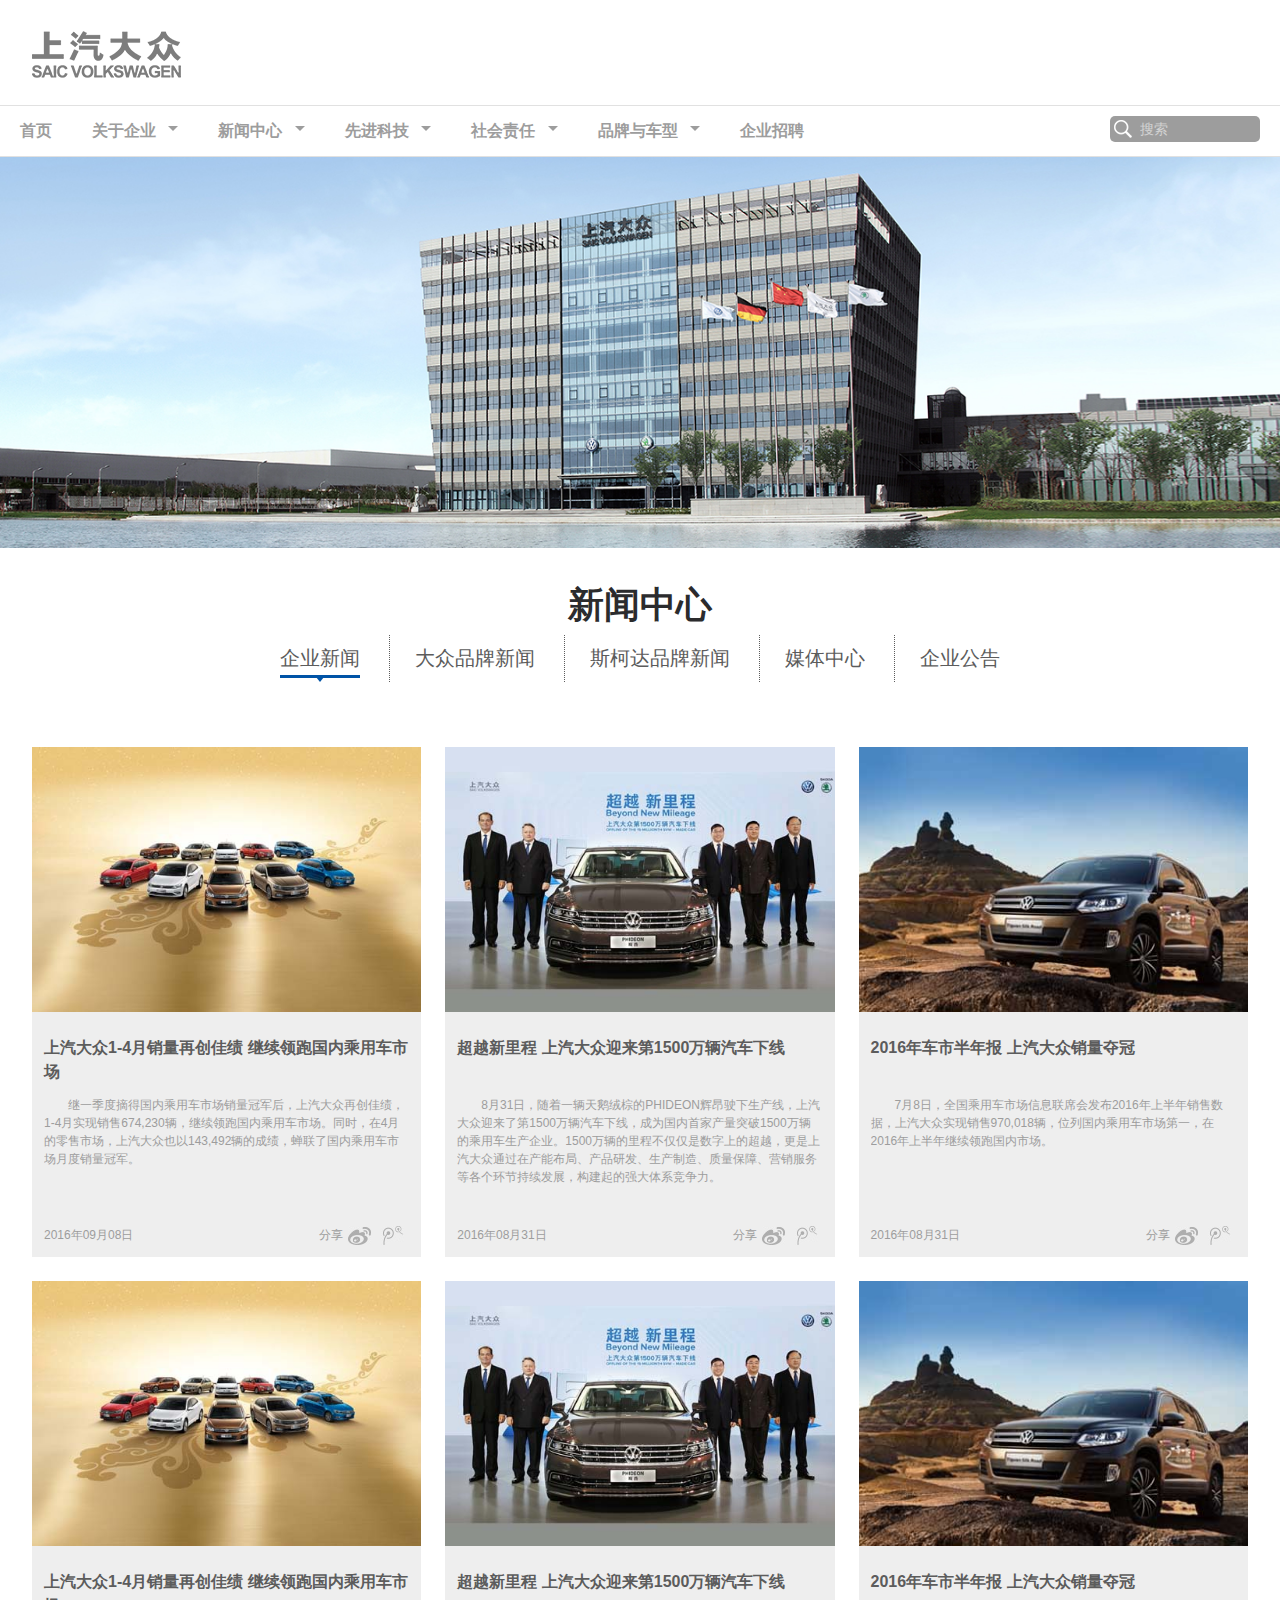
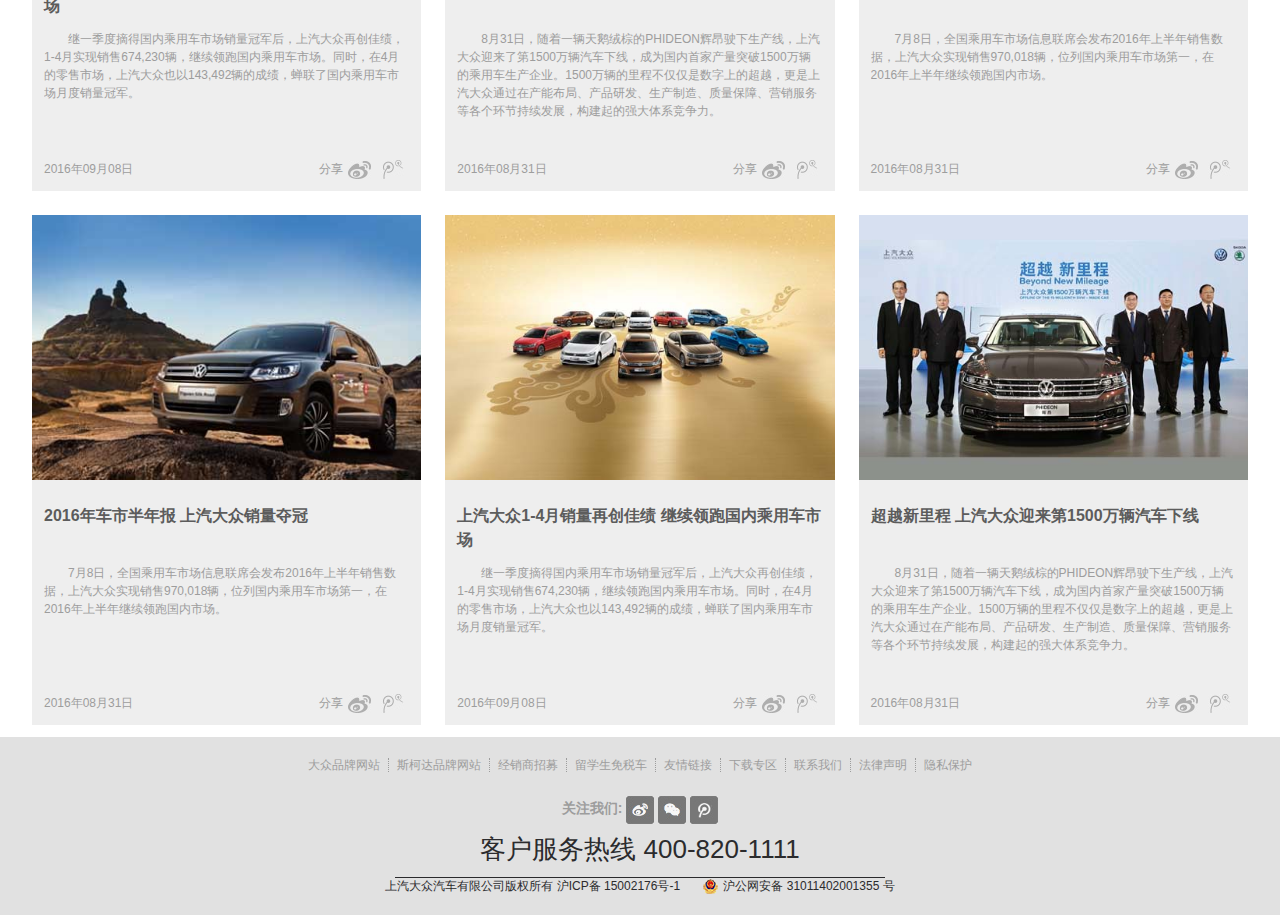
<file: news/company-news.html>
<!DOCTYPE html>
<html lang="en">
<head>
    <meta charset="UTF-8">
    <meta name="keywords" content="大众，上海大众，大众官网，上海大众汽车，上汽集团...">
    <meta name="description" content="欢迎访问上海大众汽车企业官方网站。...">
    <title>仿大众汽车新闻中心</title>
    <link rel="stylesheet" href="../lib/normalize.css">
    <link rel="stylesheet" href="css/newsList.css">
</head>
<body>
<!--header-->
<header class="header">
    <div class="logo">
        <a href="#" target="_self">
            <img src="../images/logo.gif" alt="企业logo">
            <span class="hidden">上海大众</span>
        </a>
    </div>
    <nav class="nav clearfix">
        <ul class="mainnav clearfix">
            <li class="nav-item">
                <a href="#">首页</a>
            </li>
            <li class="nav-item">
                <a href="#">
                    关于企业
                    <b class="sanjiao"></b>
                </a>
                <ul class="subnav">
                    <li><a href="#">企业概述</a></li>
                    <li><a href="#">工厂布局</a></li>
                    <li><a href="#">发展历程</a></li>
                    <li><a href="#">企业年报</a></li>
                    <li><a href="#">企业荣誉</a></li>
                </ul>
            </li>
            <li class="nav-item">
                <a href="dz-brand-news.html">
                    新闻中心
                    <b class="sanjiao"></b>
                </a>
                <ul class="subnav">
                    <li><a href="company-news.html">企业新闻</a></li>
                    <li><a href="dz-brand-news.html">大众品牌新闻</a></li>
                    <li><a href="#">斯柯达品牌新闻</a></li>
                    <li><a href="#">媒体中心</a></li>
                    <li><a href="#">企业公告</a></li>
                </ul>
            </li>
            <li class="nav-item">
                <a href="#">
                    先进科技
                    <b class="sanjiao"></b>
                </a>
                <ul class="subnav">
                    <li><a href="#">尖端科技</a></li>
                    <li><a href="#">安全技术</a></li>
                </ul>
            </li>
            <li class="nav-item">
                <a href="#">
                    社会责任
                    <b class="sanjiao"></b>
                </a>
                <ul class="subnav">
                    <li><a href="#">企业社会责任</a></li>
                    <li><a href="#">企业社会责任报告</a></li>
                </ul>
            </li>
            <li class="nav-item">
                <a href="#">
                    品牌与车型
                    <b class="sanjiao"></b>
                </a>
                <ul class="subnav">
                    <li><a href="#">大众品牌车型</a></li>
                    <li><a href="#">斯柯达品牌车型</a></li>
                </ul>
            </li>
            <li class="nav-item">
                <a href="#">企业招聘</a>
            </li>
        </ul>
        <div class="search">
            <input type="search" placeholder="搜索">
        </div>
    </nav>
</header>
<!--/header-->
<!--news-->
<section class="news">
    <!--顶部大图片-->
    <div class="news-pic">
        <img src="../images/ccvw_news_all_kv.jpg" alt="">
    </div>
    <!--标题-->
    <h1>新闻中心</h1>
    <nav class="news-menu">
        <ul class="clearfix">
            <li class="active"><a href="#">企业新闻</a></li>
            <li><a href="#">大众品牌新闻</a></li>
            <li><a href="#">斯柯达品牌新闻</a></li>
            <li><a href="#">媒体中心</a></li>
            <li><a href="#">企业公告</a></li>
        </ul>
    </nav>
    <div class="news-con clearfix"></div>
</section>
<!--news-->
<!--footer-->
<footer class="footer">
    <!--底部链接-->
    <div class="footer_nav">
        <ul>
            <li><a href="#">大众品牌网站</a></li>
            <li><a href="#">斯柯达品牌网站</a></li>
            <li><a href="#">经销商招募</a></li>
            <li><a href="#">留学生免税车</a></li>
            <li><a href="#">友情链接</a></li>
            <li><a href="#">下载专区</a></li>
            <li><a href="#">联系我们</a></li>
            <li><a href="#">法律声明</a></li>
            <li><a href="#">隐私保护</a></li>
        </ul>
    </div>
    <!--关注我们-->
    <div class="noticeUs">
        <span>关注我们:</span>
        <a href="#"><img src="../images/xinlangweibo.gif" alt=""></a>
        <a href="#">
            <img src="../images/weixin.gif" alt="">
            <img src="../images/img_weixin.jpg" alt="" class="img_weixin">
        </a>
        <a href="#"><img src="../images/qqweibo.gif" alt=""></a>
    </div>
    <!--联系电话-->
    <div class="phone">
        <a href="#">客户服务热线 400-820-1111</a>
    </div>
    <!--版权-->
    <div class="copyright">
        <span>上汽大众汽车有限公司版权所有 沪ICP备 15002176号-1</span>
        <a href="#" class="copyright_right">沪公网安备 31011402001355 号</a>
    </div>
</footer>
<!--/footer-->
<!--其他独立的结构-->
<div class="others">
    <!--backTop-->
    <div class="backTop" id="backTop">
        <img src="../images/backTop.gif" alt="">
    </div>
</div>
<!--/其他独立的结构-->
</body>
</html>

<script type="text/javascript" src="../lib/jquery/jquery.min.js"></script>
<script type="text/javascript" src="../lib/base.js"></script>
<script type="text/javascript" src="js/news_list.js"></script>
<script type="text/javascript" src="js/company_news.js"></script>
</file>
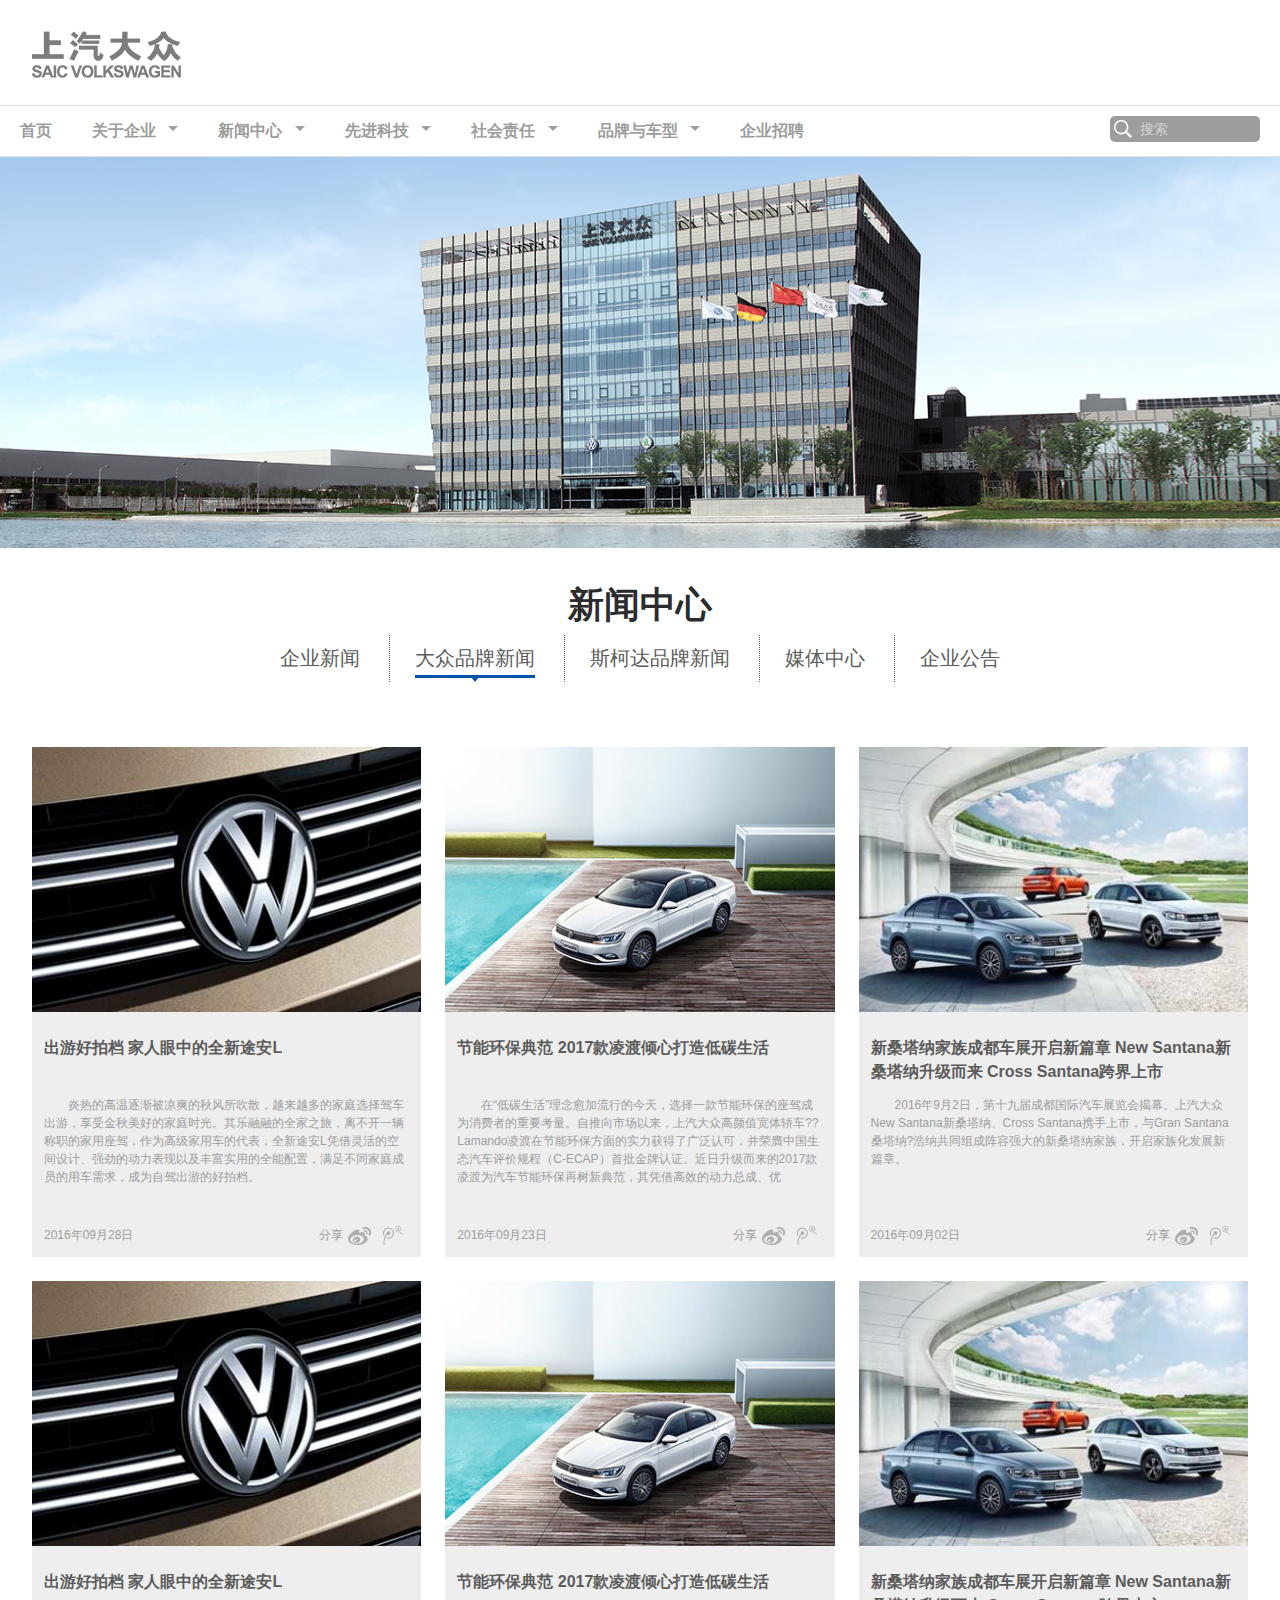
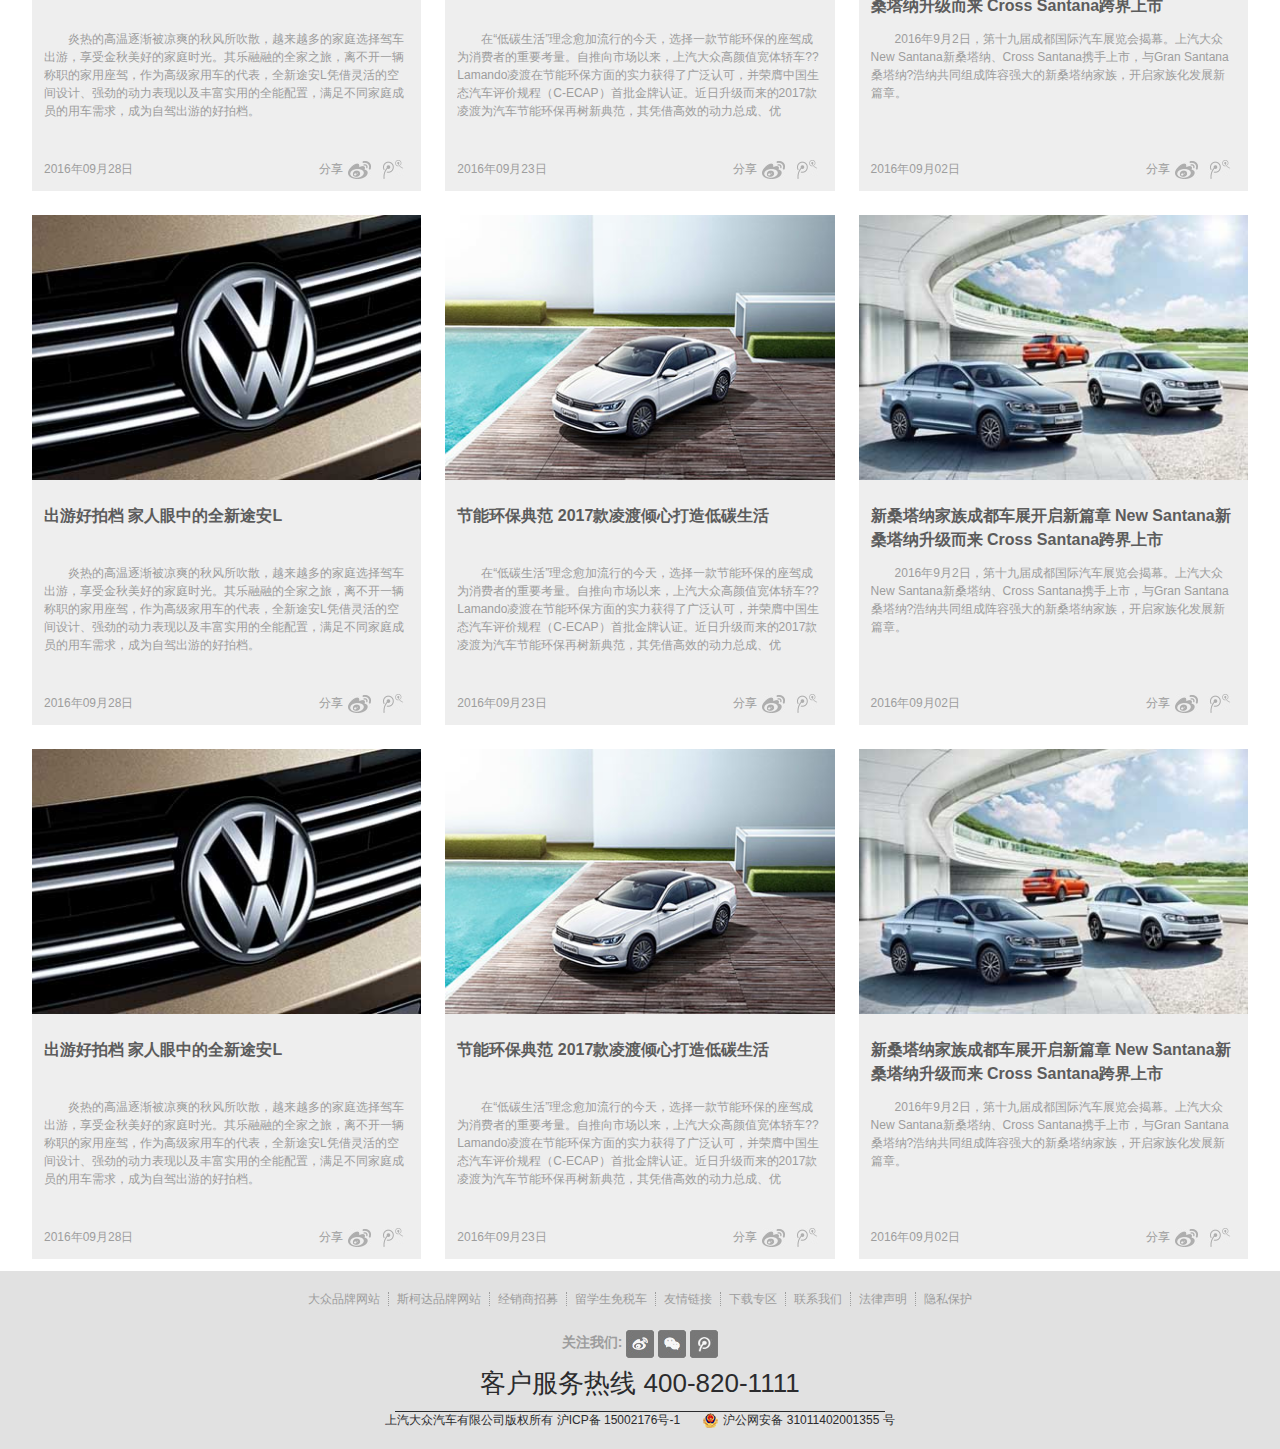
<file: news/dz-brand-news.html>
<!DOCTYPE html>
<html lang="en">
<head>
    <meta charset="UTF-8">
    <meta name="keywords" content="大众，上海大众，大众官网，上海大众汽车，上汽集团...">
    <meta name="description" content="欢迎访问上海大众汽车企业官方网站。...">
    <title>仿大众汽车新闻中心</title>
    <link rel="stylesheet" href="../lib/normalize.css">
    <link rel="stylesheet" href="css/newsList.css">
</head>
<body>
<!--header-->
<header class="header">
    <div class="logo">
        <a href="#" target="_self">
            <img src="../images/logo.gif" alt="企业logo">
            <span class="hidden">上海大众</span>
        </a>
    </div>
    <nav class="nav clearfix">
        <ul class="mainnav clearfix">
            <li class="nav-item">
                <a href="#">首页</a>
            </li>
            <li class="nav-item">
                <a href="#">
                    关于企业
                    <b class="sanjiao"></b>
                </a>
                <ul class="subnav">
                    <li><a href="#">企业概述</a></li>
                    <li><a href="#">工厂布局</a></li>
                    <li><a href="#">发展历程</a></li>
                    <li><a href="#">企业年报</a></li>
                    <li><a href="#">企业荣誉</a></li>
                </ul>
            </li>
            <li class="nav-item">
                <a href="company-news.html">
                    新闻中心
                    <b class="sanjiao"></b>
                </a>
                <ul class="subnav">
                    <li><a href="company-news.html">企业新闻</a></li>
                    <li><a href="dz-brand-news.html">大众品牌新闻</a></li>
                    <li><a href="#">斯柯达品牌新闻</a></li>
                    <li><a href="#">媒体中心</a></li>
                    <li><a href="#">企业公告</a></li>
                </ul>
            </li>
            <li class="nav-item">
                <a href="#">
                    先进科技
                    <b class="sanjiao"></b>
                </a>
                <ul class="subnav">
                    <li><a href="#">尖端科技</a></li>
                    <li><a href="#">安全技术</a></li>
                </ul>
            </li>
            <li class="nav-item">
                <a href="#">
                    社会责任
                    <b class="sanjiao"></b>
                </a>
                <ul class="subnav">
                    <li><a href="#">企业社会责任</a></li>
                    <li><a href="#">企业社会责任报告</a></li>
                </ul>
            </li>
            <li class="nav-item">
                <a href="#">
                    品牌与车型
                    <b class="sanjiao"></b>
                </a>
                <ul class="subnav">
                    <li><a href="#">大众品牌车型</a></li>
                    <li><a href="#">斯柯达品牌车型</a></li>
                </ul>
            </li>
            <li class="nav-item">
                <a href="#">企业招聘</a>
            </li>
        </ul>
        <div class="search">
            <input type="search" placeholder="搜索">
        </div>
    </nav>
</header>
<!--/header-->
<!--news-->
<section class="news">
    <!--顶部大图片-->
    <div class="news-pic">
        <img src="../images/ccvw_news_all_kv.jpg" alt="">
    </div>
    <!--标题-->
    <h1>新闻中心</h1>
    <nav class="news-menu">
        <ul class="clearfix">
            <li><a href="#">企业新闻</a></li>
            <li class="active"><a href="#">大众品牌新闻</a></li>
            <li><a href="#">斯柯达品牌新闻</a></li>
            <li><a href="#">媒体中心</a></li>
            <li><a href="#">企业公告</a></li>
        </ul>
    </nav>
    <div class="news-con clearfix"></div>
</section>
<!--news-->
<!--footer-->
<footer class="footer">
    <!--底部链接-->
    <div class="footer_nav">
        <ul>
            <li><a href="#">大众品牌网站</a></li>
            <li><a href="#">斯柯达品牌网站</a></li>
            <li><a href="#">经销商招募</a></li>
            <li><a href="#">留学生免税车</a></li>
            <li><a href="#">友情链接</a></li>
            <li><a href="#">下载专区</a></li>
            <li><a href="#">联系我们</a></li>
            <li><a href="#">法律声明</a></li>
            <li><a href="#">隐私保护</a></li>
        </ul>
    </div>
    <!--关注我们-->
    <div class="noticeUs">
        <span>关注我们:</span>
        <a href="#"><img src="../images/xinlangweibo.gif" alt=""></a>
        <a href="#">
            <img src="../images/weixin.gif" alt="">
            <img src="../images/img_weixin.jpg" alt="" class="img_weixin">
        </a>
        <a href="#"><img src="../images/qqweibo.gif" alt=""></a>
    </div>
    <!--联系电话-->
    <div class="phone">
        <a href="#">客户服务热线 400-820-1111</a>
    </div>
    <!--版权-->
    <div class="copyright">
        <span>上汽大众汽车有限公司版权所有 沪ICP备 15002176号-1</span>
        <a href="#" class="copyright_right">沪公网安备 31011402001355 号</a>
    </div>
</footer>
<!--/footer-->
<!--其他独立的结构-->
<div class="others">
    <!--backTop-->
    <div class="backTop" id="backTop">
        <img src="../images/backTop.gif" alt="">
    </div>
</div>
<!--/其他独立的结构-->
</body>
</html>

<script type="text/javascript" src="../lib/jquery/jquery.min.js"></script>
<script type="text/javascript" src="../lib/base.js"></script>
<script type="text/javascript" src="js/news_list.js"></script>
<script type="text/javascript" src="js/dz_brand_news.js"></script>
</file>
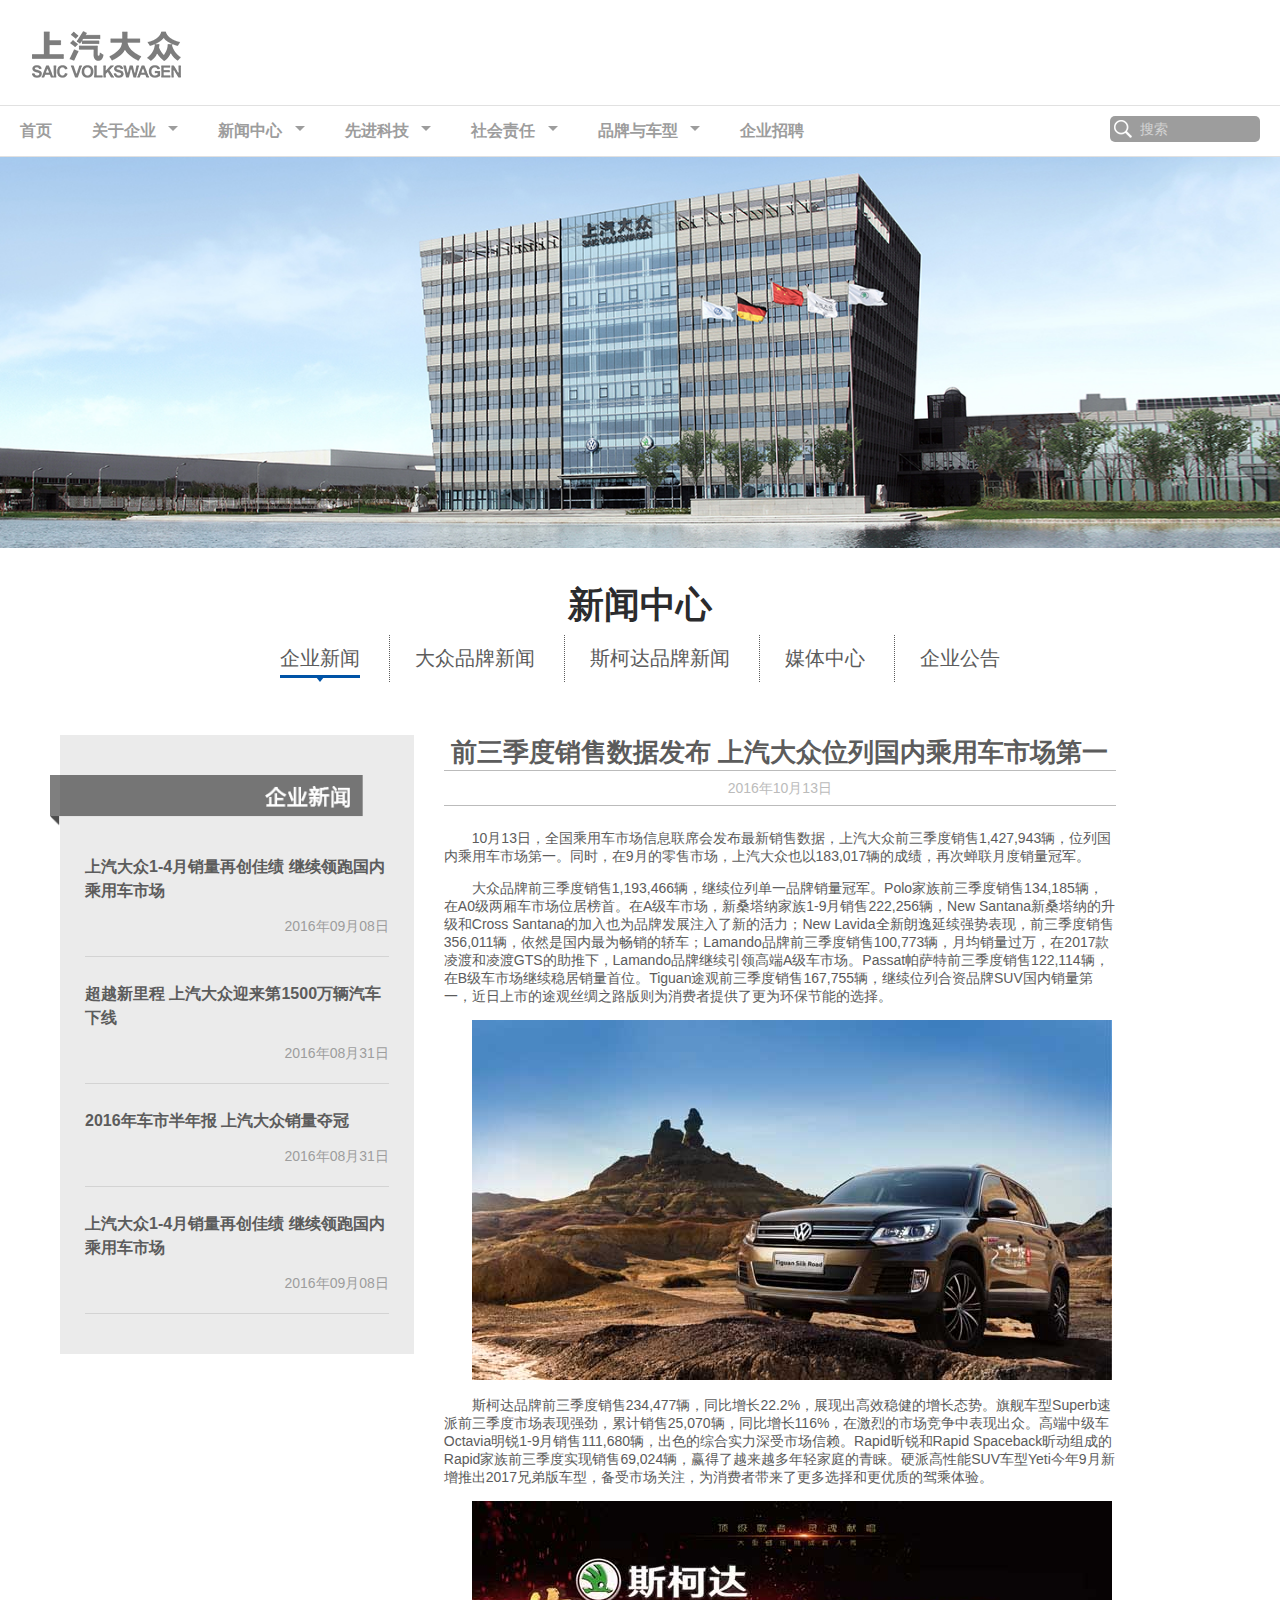
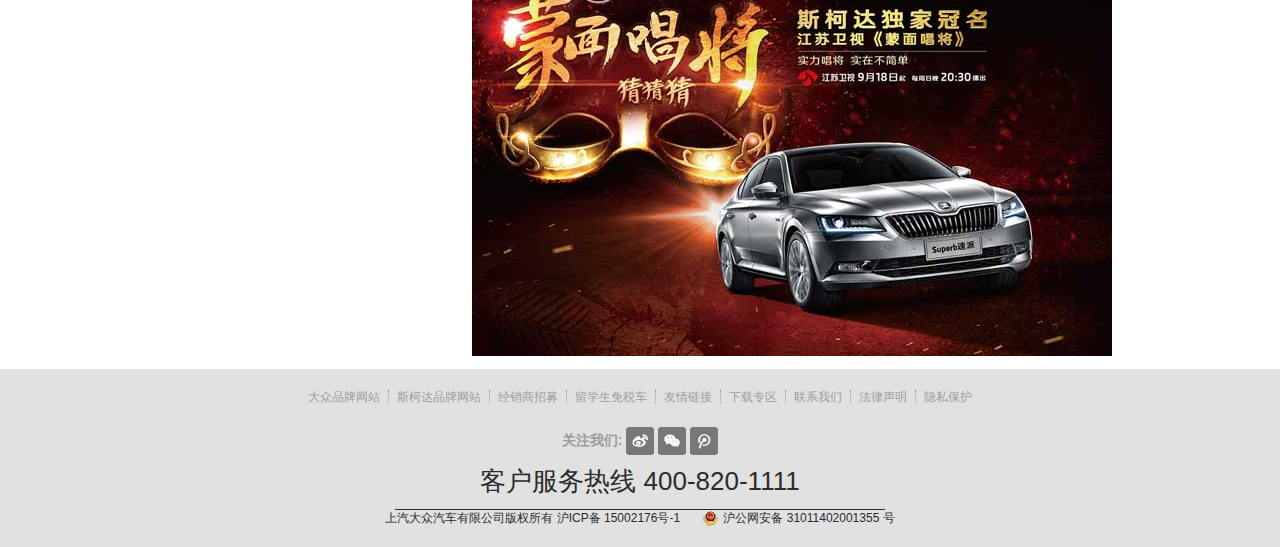
<file: news/news-detail.html>
<!DOCTYPE html>
<html lang="en">
<head>
    <meta charset="UTF-8">
    <meta name="keywords" content="大众，上海大众，大众官网，上海大众汽车，上汽集团...">
    <meta name="description" content="欢迎访问上海大众汽车企业官方网站。...">
    <title>仿大众汽车新闻中心</title>
    <link rel="stylesheet" href="../lib/normalize.css">
    <link rel="stylesheet" href="css/newsDetail.css">
</head>
<body>
<!--header-->
<header class="header">
    <div class="logo">
        <a href="#" target="_self">
            <img src="../images/logo.gif" alt="企业logo">
            <span class="hidden">上海大众</span>
        </a>
    </div>
    <nav class="nav clearfix">
        <ul class="mainnav clearfix">
            <li class="nav-item">
                <a href="#">首页</a>
            </li>
            <li class="nav-item">
                <a href="#">
                    关于企业
                    <b class="sanjiao"></b>
                </a>
                <ul class="subnav">
                    <li><a href="#">企业概述</a></li>
                    <li><a href="#">工厂布局</a></li>
                    <li><a href="#">发展历程</a></li>
                    <li><a href="#">企业年报</a></li>
                    <li><a href="#">企业荣誉</a></li>
                </ul>
            </li>
            <li class="nav-item">
                <a href="#">
                    新闻中心
                    <b class="sanjiao"></b>
                </a>
                <ul class="subnav">
                    <li><a href="#">企业新闻</a></li>
                    <li><a href="#">大众品牌新闻</a></li>
                    <li><a href="#">斯柯达品牌新闻</a></li>
                    <li><a href="#">媒体中心</a></li>
                    <li><a href="#">企业公告</a></li>
                </ul>
            </li>
            <li class="nav-item">
                <a href="#">
                    先进科技
                    <b class="sanjiao"></b>
                </a>
                <ul class="subnav">
                    <li><a href="#">尖端科技</a></li>
                    <li><a href="#">安全技术</a></li>
                </ul>
            </li>
            <li class="nav-item">
                <a href="#">
                    社会责任
                    <b class="sanjiao"></b>
                </a>
                <ul class="subnav">
                    <li><a href="#">企业社会责任</a></li>
                    <li><a href="#">企业社会责任报告</a></li>
                </ul>
            </li>
            <li class="nav-item">
                <a href="#">
                    品牌与车型
                    <b class="sanjiao"></b>
                </a>
                <ul class="subnav">
                    <li><a href="#">大众品牌车型</a></li>
                    <li><a href="#">斯柯达品牌车型</a></li>
                </ul>
            </li>
            <li class="nav-item">
                <a href="#">企业招聘</a>
            </li>
        </ul>
        <div class="search">
            <input type="search" placeholder="搜索">
        </div>
    </nav>
</header>
<!--/header-->
<!--news-->
<section class="news">
    <!--顶部大图片-->
    <div class="news-pic">
        <img src="../images/ccvw_news_all_kv.jpg" alt="">
    </div>
    <!--标题-->
    <h1>新闻中心</h1>
    <!--新闻菜单-->
    <nav class="news-menu">
        <ul class="clearfix">
            <li class="active"><a href="#">企业新闻</a></li>
            <li><a href="#">大众品牌新闻</a></li>
            <li><a href="#">斯柯达品牌新闻</a></li>
            <li><a href="#">媒体中心</a></li>
            <li><a href="#">企业公告</a></li>
        </ul>
    </nav>
    <!--内容-->
    <div class="news-detail clearfix">
        <aside class="news-recommend">
            <div class="news-recommend-title">
                <img src="../images/top5_co_title.png" alt="">
            </div>
            <ul class="news-recommend-con">
                <li class="news-recommend-list">
                    <div class="news-list-con">
                        <a href="#">前三季度销售数据发布 上汽大众位列国内乘用车市场第一</a>
                    </div>
                    <div class="news-recommend-date">
                        <span>2016年10月13日</span>
                    </div>
                </li>
            </ul>
        </aside>
        <div class="news-main">
            <div class="news-main-title">前三季度销售数据发布 上汽大众位列国内乘用车市场第一</div>
            <div class="news-main-date">2016年10月13日</div>
            <div class="news-main-con">
                <p>
                    10月13日，全国乘用车市场信息联席会发布最新销售数据，上汽大众前三季度销售1,427,943辆，位列国内乘用车市场第一。同时，在9月的零售市场，上汽大众也以183,017辆的成绩，再次蝉联月度销量冠军。</p>
                <p> 大众品牌前三季度销售1,193,466辆，继续位列单一品牌销量冠军。Polo家族前三季度销售134,185辆，在A0级两厢车市场位居榜首。在A级车市场，新桑塔纳家族1-9月销售222,256辆，New
                    Santana新桑塔纳的升级和Cross Santana的加入也为品牌发展注入了新的活力；New
                    Lavida全新朗逸延续强势表现，前三季度销售356,011辆，依然是国内最为畅销的轿车；Lamando品牌前三季度销售100,773辆，月均销量过万，在2017款凌渡和凌渡GTS的助推下，Lamando品牌继续引领高端A级车市场。Passat帕萨特前三季度销售122,114辆，在B级车市场继续稳居销量首位。Tiguan途观前三季度销售167,755辆，继续位列合资品牌SUV国内销量第一，近日上市的途观丝绸之路版则为消费者提供了更为环保节能的选择。</p>
                <div>
                    <img src="../images/20161013050826283.jpg" alt="">
                </div>
                <p>
                    斯柯达品牌前三季度销售234,477辆，同比增长22.2%，展现出高效稳健的增长态势。旗舰车型Superb速派前三季度市场表现强劲，累计销售25,070辆，同比增长116%，在激烈的市场竞争中表现出众。高端中级车Octavia明锐1-9月销售111,680辆，出色的综合实力深受市场信赖。Rapid昕锐和Rapid
                    Spaceback昕动组成的Rapid家族前三季度实现销售69,024辆，赢得了越来越多年轻家庭的青睐。硬派高性能SUV车型Yeti今年9月新增推出2017兄弟版车型，备受市场关注，为消费者带来了更多选择和更优质的驾乘体验。 </p>
                <div>
                    <img src="../images/20161013050857989.jpg" alt="">
                </div>
            </div>
        </div>
    </div>

</section>
<!--news-->
<!--footer-->
<footer class="footer">
    <!--底部链接-->
    <div class="footer_nav">
        <ul>
            <li><a href="#">大众品牌网站</a></li>
            <li><a href="#">斯柯达品牌网站</a></li>
            <li><a href="#">经销商招募</a></li>
            <li><a href="#">留学生免税车</a></li>
            <li><a href="#">友情链接</a></li>
            <li><a href="#">下载专区</a></li>
            <li><a href="#">联系我们</a></li>
            <li><a href="#">法律声明</a></li>
            <li><a href="#">隐私保护</a></li>
        </ul>
    </div>
    <!--关注我们-->
    <div class="noticeUs">
        <span>关注我们:</span>
        <a href="#"><img src="../images/xinlangweibo.gif" alt=""></a>
        <a href="#">
            <img src="../images/weixin.gif" alt="">
            <img src="../images/img_weixin.jpg" alt="" class="img_weixin">
        </a>
        <a href="#"><img src="../images/qqweibo.gif" alt=""></a>
    </div>
    <!--联系电话-->
    <div class="phone">
        <a href="#">客户服务热线 400-820-1111</a>
    </div>
    <!--版权-->
    <div class="copyright">
        <span>上汽大众汽车有限公司版权所有 沪ICP备 15002176号-1</span>
        <a href="#" class="copyright_right">沪公网安备 31011402001355 号</a>
    </div>
</footer>
<!--/footer-->
<!--其他独立的结构-->
<div class="others">
    <!--backTop-->
    <div class="backTop" id="backTop">
        <img src="../images/backTop.gif" alt="">
    </div>
</div>
<!--/其他独立的结构-->
</body>
</html>
<!--JS文件-->
<script type="text/javascript" src="../lib/jquery/jquery.min.js"></script>
<script type="text/javascript" src="../lib/base.js"></script>
<script type="text/javascript" src="js/news_detail.js"></script>
</file>
<file: news/css/newsList.css>
*,
::before,
::after {
  box-sizing: border-box;
}
body {
  background-color: #ffffff;
  color: #2b2b2d;
  font-size: 14px;
  font-family: microsoft yahei, Arial, sans-serif;
}
a {
  text-decoration: none;
  color: #2b2b2d;
}
ul {
  list-style: none;
  padding: 0;
  margin: 0;
}
.clearfix::before,
.clearfix::after {
  content: "";
  display: block;
  clear: both;
  visibility: hidden;
  line-height: 0;
  height: 0;
  font-size: 0;
}
.hidden {
  display: none;
}
.header .logo {
  height: 106px;
  border-bottom: 1px solid #e1e1e1;
  padding-left: 30px;
  padding-top: 30px;
}
.header .logo a {
  display: block;
  font-size: 0;
}
.header .nav {
  border-bottom: 1px solid #e1e1e1;
}
.header .nav .mainnav {
  float: left;
}
.header .nav .mainnav .nav-item {
  float: left;
  position: relative;
}
.header .nav .mainnav .nav-item > a {
  display: block;
  font-size: 16px;
  color: #9d9d9d;
  font-weight: bold;
  position: relative;
  height: 50px;
  line-height: 50px;
  padding: 0 20px;
}
.header .nav .mainnav .nav-item > a .sanjiao {
  display: inline-block;
  margin-left: 8px;
  border: 5px solid #ffffff;
  border-top-color: #9d9d9d;
  position: relative;
}
.header .nav .mainnav .nav-item > a:hover .sanjiao {
  border-bottom-color: #9d9d9d;
  border-top-color: #ffffff;
  top: -5px;
}
.header .nav .mainnav .nav-item .subnav {
  display: none;
  position: absolute;
  top: 100%;
  left: 0;
  z-index: 999;
  border: 1px solid #9d9d9d;
  border-radius: 5px;
  background-color: #ffffff;
  padding: 10px;
}
.header .nav .mainnav .nav-item .subnav li a {
  display: block;
  min-width: 120px;
  color: #9d9d9d;
  font-size: 16px;
  height: 30px;
  line-height: 30px;
}
.header .nav .mainnav .nav-item .subnav li a:hover {
  color: #2b2b2d;
}
.header .nav .mainnav .nav-item:hover .subnav {
  display: block;
}
.header .nav .search {
  float: right;
  margin-right: 20px;
  margin-top: 10px;
  position: relative;
}
.header .nav .search input {
  border: none;
  background-color: #9d9d9d;
  border-radius: 5px;
  height: 26px;
  width: 150px;
  color: #ffffff;
  font-size: 14px;
  font-weight: normal;
  padding-left: 30px;
}
.header .nav .search::before {
  content: '';
  position: absolute;
  width: 18px;
  height: 18px;
  background: url('../../images/search.png');
  top: 4px;
  left: 4px;
}
.footer {
  background-color: #e1e1e1;
  text-align: center;
  padding: 20px 0;
}
.footer .footer_nav {
  font-size: 0;
  margin-bottom: 20px;
}
.footer .footer_nav li {
  display: inline;
  font-size: 12px;
}
.footer .footer_nav li a {
  padding: 0 8px;
  color: #9d9d9d;
}
.footer .footer_nav li + li {
  border-left: 1px dotted #9d9d9d;
}
.footer .noticeUs {
  font-weight: bold;
  height: 28px;
  line-height: 28px;
  color: #9d9d9d;
}
.footer .noticeUs a {
  position: relative;
}
.footer .noticeUs a img {
  vertical-align: middle;
}
.footer .noticeUs a .img_weixin {
  position: absolute;
  top: -210px;
  left: -90px;
  z-index: 999;
  display: none;
}
.footer .noticeUs a:hover .img_weixin {
  display: block;
}
.footer .phone {
  font-size: 26px;
}
.footer .phone a {
  display: inline-block;
  border-bottom: 1px solid #2b2b2d;
  color: #2b2b2d;
  padding: 10px 85px;
}
.footer .copyright {
  font-size: 12px;
}
.footer .copyright .copyright_right {
  margin-left: 20px;
  padding-left: 20px;
  position: relative;
}
.footer .copyright .copyright_right::before {
  content: '';
  display: block;
  width: 15px;
  height: 15px;
  background: url("../../images/ba_icon.png");
  position: absolute;
  top: 0;
  left: 0;
}
body {
  position: relative;
}
.others .backTop {
  position: fixed;
  bottom: 100px;
  right: 50px;
  display: none;
}
.others .backTop img {
  display: block;
  cursor: pointer;
}
.news .news-pic {
  margin-bottom: 30px;
}
.news .news-pic img {
  width: 100%;
}
.news h1 {
  text-align: center;
  margin: 0;
  font-size: 36px;
  margin-bottom: 5px;
}
.news .news-menu {
  text-align: center;
  margin-bottom: 50px;
}
.news .news-menu li {
  display: inline-block;
  padding: 0 25px;
}
.news .news-menu li + li {
  border-left: 1px dotted #5c5c5c;
}
.news .news-menu li a {
  display: block;
  font-size: 20px;
  padding: 10px 0;
  color: #5c5c5c;
  position: relative;
  overflow: hidden;
}
.news .news-menu li a::before {
  content: '';
  position: absolute;
  width: 300px;
  height: 7px;
  background: url('../../images/bg_menu.png');
  bottom: 0;
  left: -150px;
  margin-left: 50%;
  display: none;
}
.news .news-menu li a:hover {
  color: #0053a6;
}
.news .news-menu li.active a::before {
  display: block;
}
.news-con {
  padding: 0 20px;
}
.news-con .news-list {
  background-color: #eeeeee;
  width: 33.33%;
  float: left;
  padding: 12px;
  background-clip: content-box;
}
.news-con .news-list .news-img img {
  display: block;
  width: 100%;
}
.news-con .news-list .news-message {
  padding: 12px;
  color: #9d9d9d;
  font-size: 12px;
  line-height: 18px;
}
.news-con .news-list .news-message .news-list-title {
  height: 48px;
  line-height: 24px;
  margin: 12px 0;
}
.news-con .news-list .news-message .news-list-title a {
  display: block;
  color: #5c5c5c;
  font-weight: bold;
  font-size: 16px;
}
.news-con .news-list .news-message .news-list-text {
  height: 90px;
  text-indent: 2em;
  margin-bottom: 40px;
  overflow: hidden;
}
.news-con .news-list .news-message .news-list-text p {
  margin: 0;
}
.news-con .news-list .news-message .news-list-bottom .news-list-share {
  float: right;
}
.news-con .news-list .news-message .news-list-bottom .news-list-share a {
  display: inline-block;
  padding: 0 5px;
}
.news-con .news-list .news-message .news-list-bottom .news-list-share img {
  vertical-align: middle;
}
</file>
<file: news/css/newsDetail.css>
*,
::before,
::after {
  box-sizing: border-box;
}
body {
  background-color: #ffffff;
  color: #2b2b2d;
  font-size: 14px;
  font-family: microsoft yahei, Arial, sans-serif;
}
a {
  text-decoration: none;
  color: #2b2b2d;
}
ul {
  list-style: none;
  padding: 0;
  margin: 0;
}
.clearfix::before,
.clearfix::after {
  content: "";
  display: block;
  clear: both;
  visibility: hidden;
  line-height: 0;
  height: 0;
  font-size: 0;
}
.hidden {
  display: none;
}
.header .logo {
  height: 106px;
  border-bottom: 1px solid #e1e1e1;
  padding-left: 30px;
  padding-top: 30px;
}
.header .logo a {
  display: block;
  font-size: 0;
}
.header .nav {
  border-bottom: 1px solid #e1e1e1;
}
.header .nav .mainnav {
  float: left;
}
.header .nav .mainnav .nav-item {
  float: left;
  position: relative;
}
.header .nav .mainnav .nav-item > a {
  display: block;
  font-size: 16px;
  color: #9d9d9d;
  font-weight: bold;
  position: relative;
  height: 50px;
  line-height: 50px;
  padding: 0 20px;
}
.header .nav .mainnav .nav-item > a .sanjiao {
  display: inline-block;
  margin-left: 8px;
  border: 5px solid #ffffff;
  border-top-color: #9d9d9d;
  position: relative;
}
.header .nav .mainnav .nav-item > a:hover .sanjiao {
  border-bottom-color: #9d9d9d;
  border-top-color: #ffffff;
  top: -5px;
}
.header .nav .mainnav .nav-item .subnav {
  display: none;
  position: absolute;
  top: 100%;
  left: 0;
  z-index: 999;
  border: 1px solid #9d9d9d;
  border-radius: 5px;
  background-color: #ffffff;
  padding: 10px;
}
.header .nav .mainnav .nav-item .subnav li a {
  display: block;
  min-width: 120px;
  color: #9d9d9d;
  font-size: 16px;
  height: 30px;
  line-height: 30px;
}
.header .nav .mainnav .nav-item .subnav li a:hover {
  color: #2b2b2d;
}
.header .nav .mainnav .nav-item:hover .subnav {
  display: block;
}
.header .nav .search {
  float: right;
  margin-right: 20px;
  margin-top: 10px;
  position: relative;
}
.header .nav .search input {
  border: none;
  background-color: #9d9d9d;
  border-radius: 5px;
  height: 26px;
  width: 150px;
  color: #ffffff;
  font-size: 14px;
  font-weight: normal;
  padding-left: 30px;
}
.header .nav .search::before {
  content: '';
  position: absolute;
  width: 18px;
  height: 18px;
  background: url('../../images/search.png');
  top: 4px;
  left: 4px;
}
.footer {
  background-color: #e1e1e1;
  text-align: center;
  padding: 20px 0;
}
.footer .footer_nav {
  font-size: 0;
  margin-bottom: 20px;
}
.footer .footer_nav li {
  display: inline;
  font-size: 12px;
}
.footer .footer_nav li a {
  padding: 0 8px;
  color: #9d9d9d;
}
.footer .footer_nav li + li {
  border-left: 1px dotted #9d9d9d;
}
.footer .noticeUs {
  font-weight: bold;
  height: 28px;
  line-height: 28px;
  color: #9d9d9d;
}
.footer .noticeUs a {
  position: relative;
}
.footer .noticeUs a img {
  vertical-align: middle;
}
.footer .noticeUs a .img_weixin {
  position: absolute;
  top: -210px;
  left: -90px;
  z-index: 999;
  display: none;
}
.footer .noticeUs a:hover .img_weixin {
  display: block;
}
.footer .phone {
  font-size: 26px;
}
.footer .phone a {
  display: inline-block;
  border-bottom: 1px solid #2b2b2d;
  color: #2b2b2d;
  padding: 10px 85px;
}
.footer .copyright {
  font-size: 12px;
}
.footer .copyright .copyright_right {
  margin-left: 20px;
  padding-left: 20px;
  position: relative;
}
.footer .copyright .copyright_right::before {
  content: '';
  display: block;
  width: 15px;
  height: 15px;
  background: url("../../images/ba_icon.png");
  position: absolute;
  top: 0;
  left: 0;
}
body {
  position: relative;
}
.others .backTop {
  position: fixed;
  bottom: 100px;
  right: 50px;
  display: none;
}
.others .backTop img {
  display: block;
  cursor: pointer;
}
.news .news-pic {
  margin-bottom: 30px;
}
.news .news-pic img {
  width: 100%;
}
.news h1 {
  text-align: center;
  margin: 0;
  font-size: 36px;
  margin-bottom: 5px;
}
.news .news-menu {
  text-align: center;
  margin-bottom: 50px;
}
.news .news-menu li {
  display: inline-block;
  padding: 0 25px;
}
.news .news-menu li + li {
  border-left: 1px dotted #5c5c5c;
}
.news .news-menu li a {
  display: block;
  font-size: 20px;
  padding: 10px 0;
  color: #5c5c5c;
  position: relative;
  overflow: hidden;
}
.news .news-menu li a::before {
  content: '';
  position: absolute;
  width: 300px;
  height: 7px;
  background: url('../../images/bg_menu.png');
  bottom: 0;
  left: -150px;
  margin-left: 50%;
  display: none;
}
.news .news-menu li a:hover {
  color: #0053a6;
}
.news .news-menu li.active a::before {
  display: block;
}
.news-detail {
  padding: 0 30px;
}
.news-detail .news-recommend {
  float: left;
  width: 29%;
  margin-left: 30px;
  background-color: #ebebeb;
  padding: 40px 0;
}
.news-detail .news-recommend .news-recommend-title img {
  margin-left: -10px;
  max-width: 100%;
}
.news-detail .news-recommend .news-recommend-con {
  padding: 0 25px;
}
.news-detail .news-recommend .news-recommend-con .news-recommend-list {
  padding-top: 25px;
  padding-bottom: 20px;
  border-bottom: 1px solid #d3d3d3;
}
.news-detail .news-recommend .news-recommend-con .news-recommend-list .news-list-con {
  margin-bottom: 15px;
}
.news-detail .news-recommend .news-recommend-con .news-recommend-list .news-list-con a {
  font-size: 16px;
  font-weight: bold;
  color: #5c5c5c;
  line-height: 24px;
}
.news-detail .news-recommend .news-recommend-con .news-recommend-list .news-recommend-date {
  text-align: right;
  color: #9d9d9d;
}
.news-detail .news-main {
  float: left;
  width: 60%;
  color: #5c5c5c;
  padding: 0 30px;
}
.news-detail .news-main .news-main-title {
  text-align: center;
  font-size: 26px;
  font-weight: bold;
}
.news-detail .news-main .news-main-date {
  text-align: center;
  height: 36px;
  line-height: 34px;
  color: #bbbbbb;
  border-top: 1px solid #bbbbbb;
  border-bottom: 1px solid #bbbbbb;
}
.news-detail .news-main .news-main-con {
  text-indent: 2em;
  padding: 10px 0;
}
</file>
